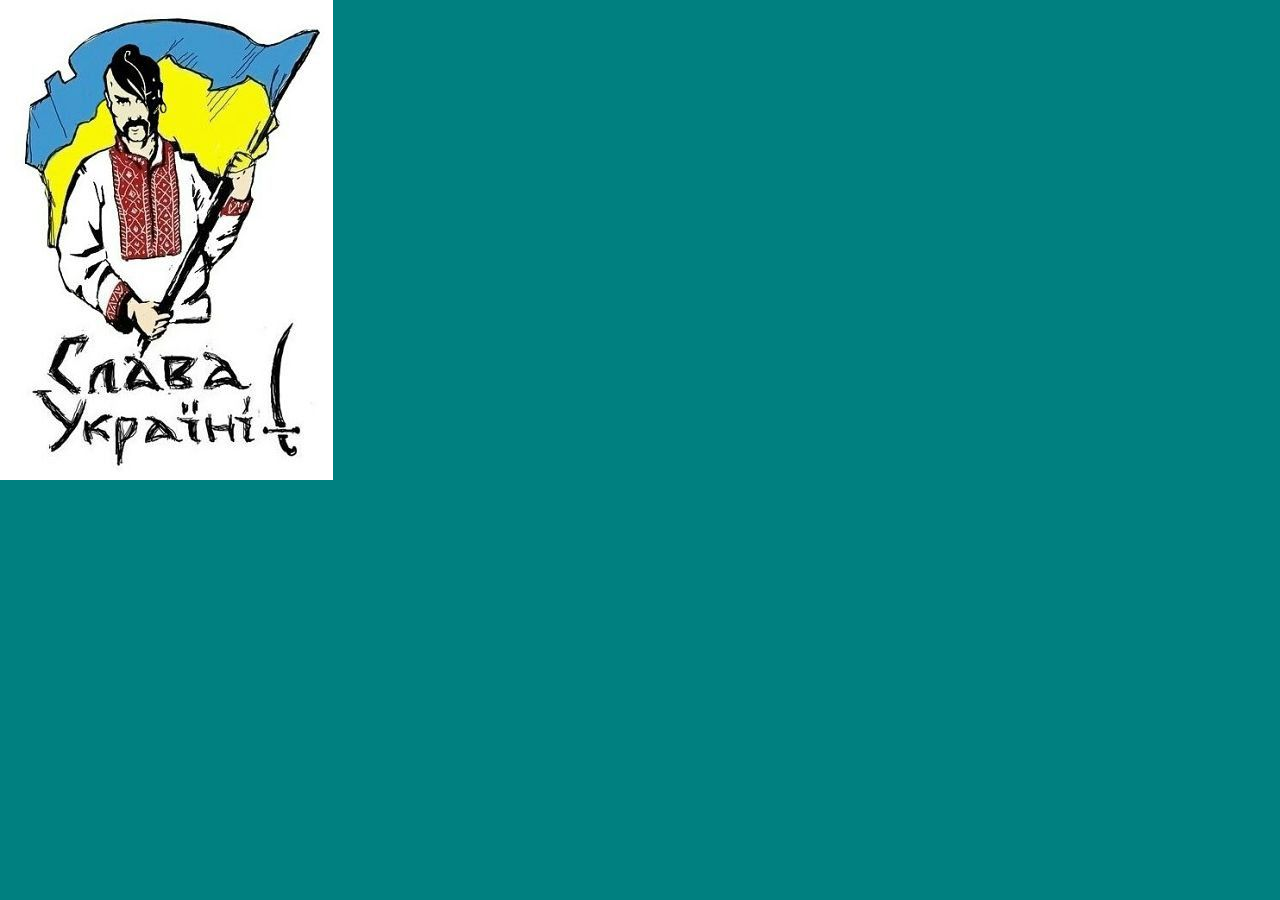
<file: index.html>
<!DOCTYPE html>
<html lang="en">
<head>
    <meta charset="UTF-8">
    <meta http-equiv="X-UA-Compatible" content="IE=edge">
    <meta name="viewport" content="width=device-width, initial-scale=1.0">
    <link rel="stylesheet" href="style.css">
    <title>Document</title>
</head>
<body>
    <img src="image/image.jpg" alt="">
</body>
</html>
</file>
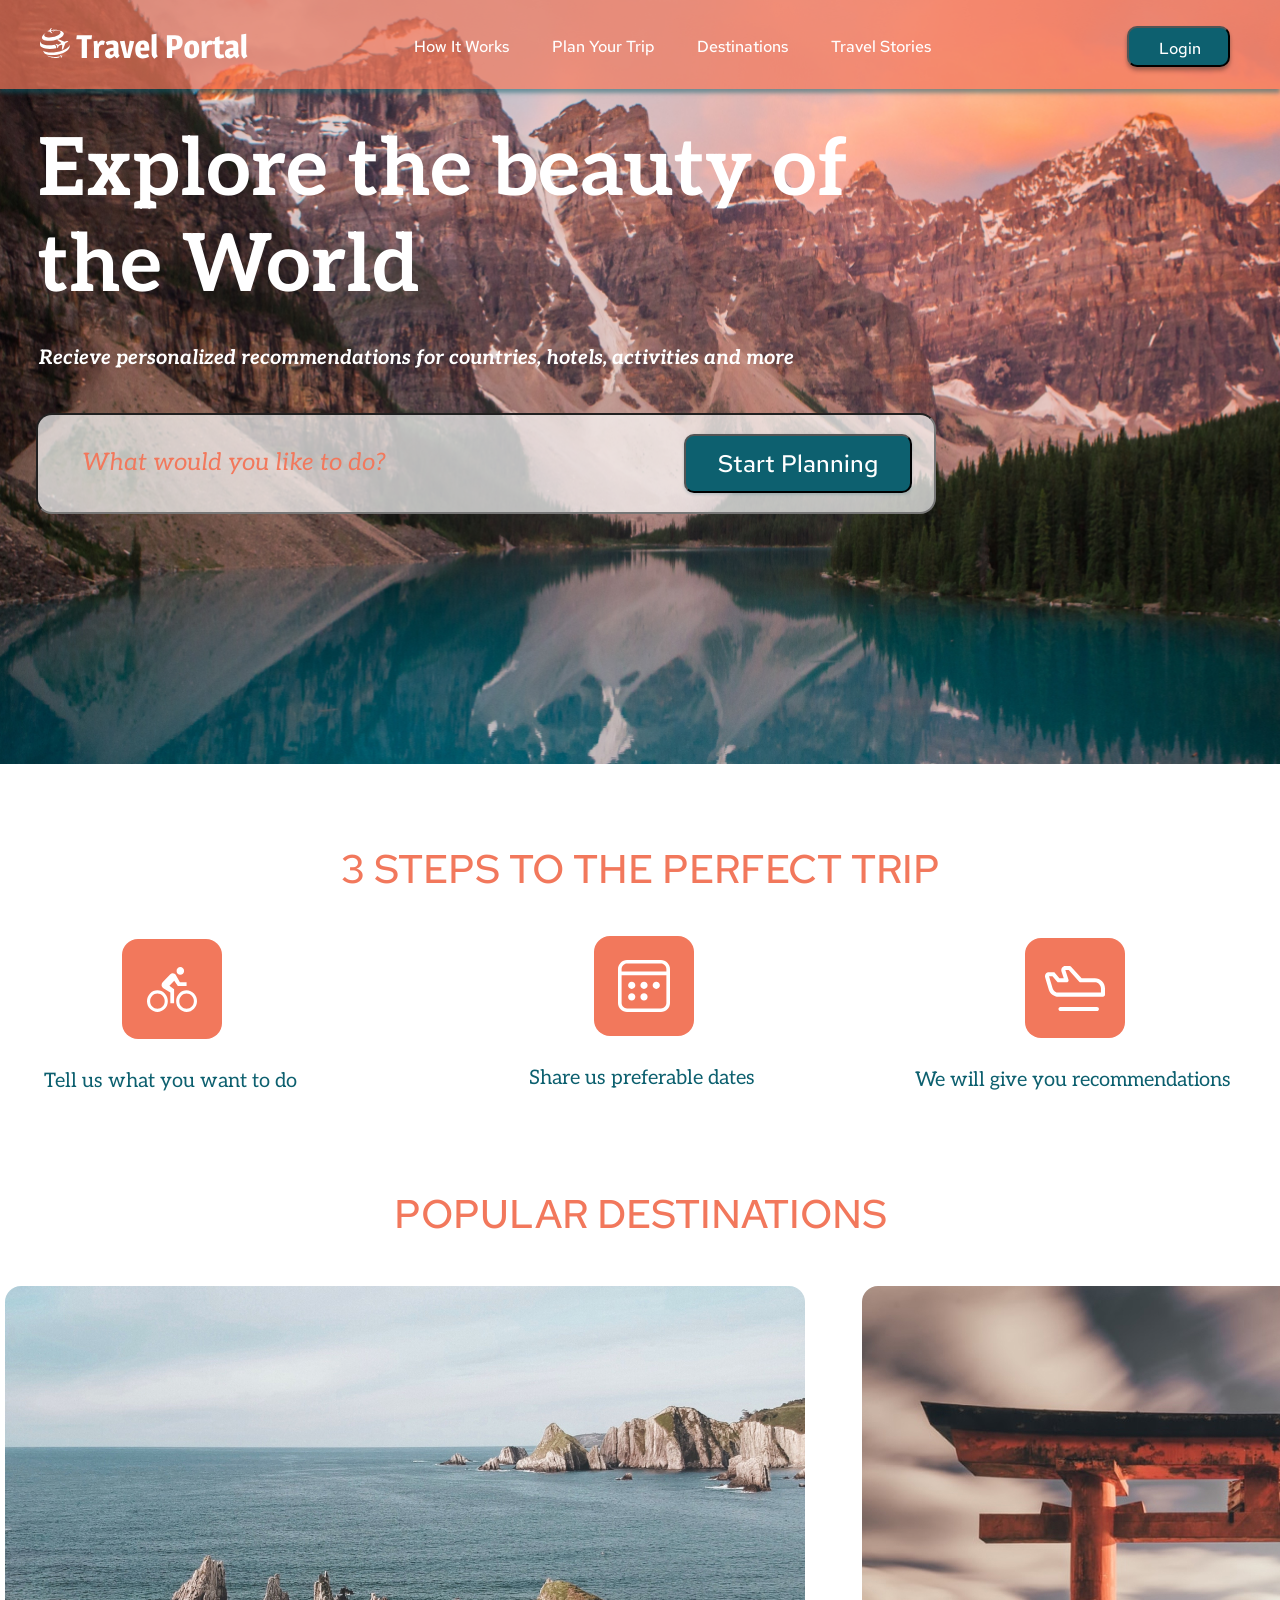
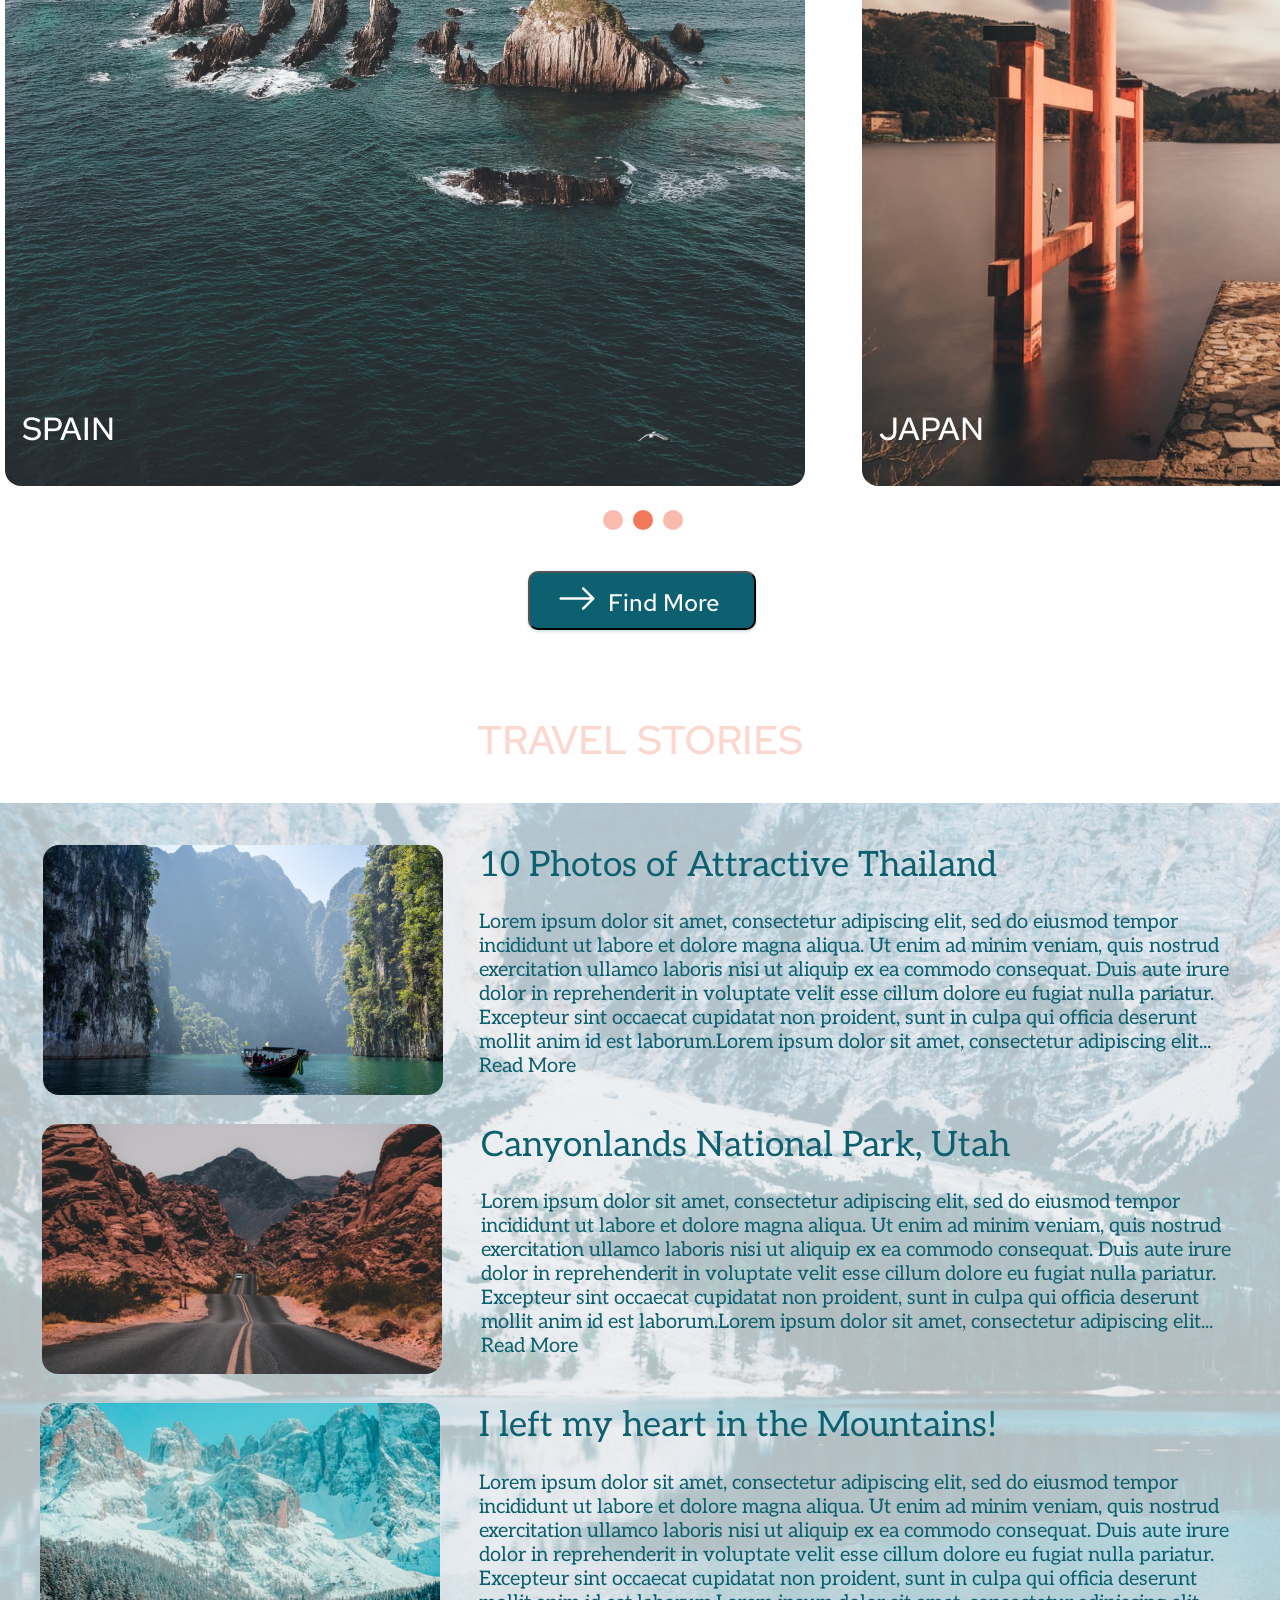
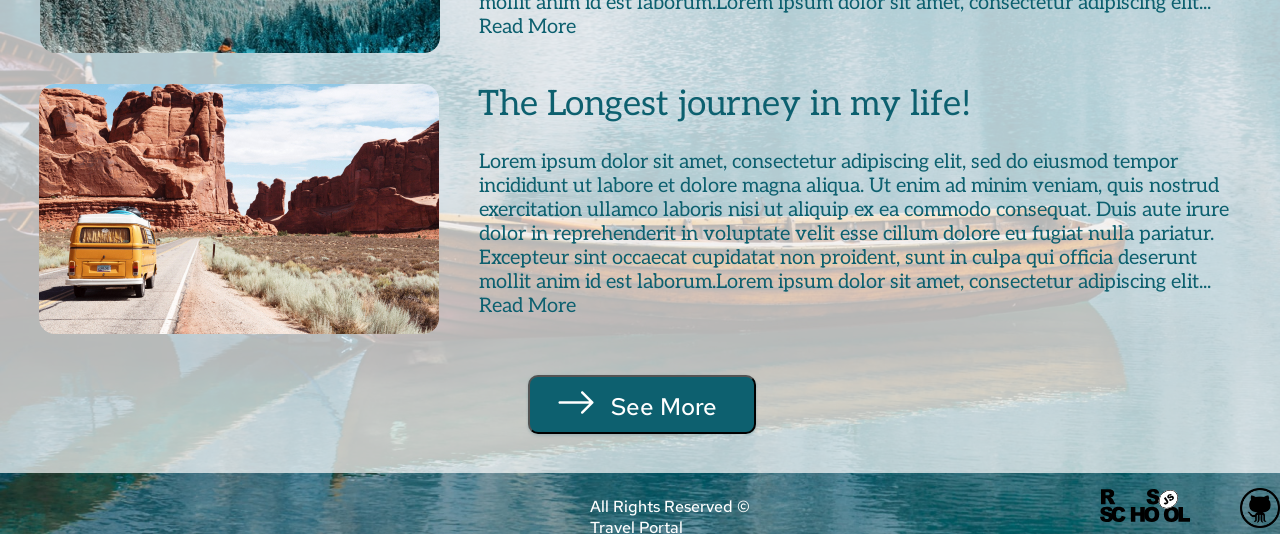
<file: travel/index.html>
<!DOCTYPE html>
<html lang="zxx">
<head>
   <meta charset="UTF-8">
   <meta http-equiv="X-UA-Compatible" content="IE=edge">
   <meta name="viewport" content="width=device-width, initial-scale=1.0">
   <link rel="stylesheet" href="style.css">
   <link rel="preconnect" href="https://fonts.googleapis.com">
<link rel="preconnect" href="https://fonts.gstatic.com" crossorigin>
<link href="https://fonts.googleapis.com/css2?family=Aleo:ital,wght@0,300;0,400;0,700;1,700&family=Source+Serif+Pro:wght@200&display=swap" rel="stylesheet">
<link rel="preconnect" href="https://fonts.googleapis.com">
<link rel="preconnect" href="https://fonts.gstatic.com" crossorigin>
<link href="https://fonts.googleapis.com/css2?family=Red+Hat+Text:ital,wght@0,300;0,400;0,500;0,600;0,700;1,300;1,400;1,500;1,600;1,700&display=swap" rel="stylesheet">
<link rel="preconnect" href="https://fonts.googleapis.com">
<link rel="preconnect" href="https://fonts.gstatic.com" crossorigin>
<link href="https://fonts.googleapis.com/css2?family=Aleo:ital@1&display=swap" rel="stylesheet">
   <title>Travel</title>
</head>
<body>
   <header class="header">
      <div class="wrapper">
      <div class="header__container __container">
         <div class="header__content">
         <a href="" class="header__logo"><img src="images/logo.svg" alt="logo"></a>
          <nav class="header__menu menu">
             <ul class="menu__list">
               <li class="menu__item"><a href="" class="menu__link">How It Works</a></li>
               <li class="menu__item"><a href="" class="menu__link">Plan Your Trip</a></li>
               <li class="menu__item"><a href="" class="menu__link">Destinations</a></li>
               <li class="menu__item"><a href="" class="menu__link">Travel Stories</a></li>
             </ul>
          </nav>
          <div class="header__login">
            <button class="header__button">Login</button>
          </div>
         </div>
      </div>
   </div>
   </header>
   <section class="preview">
      <div class="wrapper__first">
      <div class="explore__container __container">
         <div class="explore__body">
            <h1 class="explore__title">Explore the beauty of <br> the World</h1>
            <div class="explore__text">Recieve personalized recommendations for
                countries, hotels, activities and more</div>
                <div class="explore__input">
                  <form action="URL" class="explore__form">
                     <input type="text" class="input__first" title="What would you like to do?">
                     <div class="input__text">What would you like to do?</div>
                     <button class="explore__button">Start Planning</button>
                  </form>
                </div>
         </div>
      </div>
   </div>
   </section>
   <section class="steps">
      <div class="wrapper__second">
      <div class="step__container __container">
         <div class="step__body">
            <h2 class="step__title">3 STEPS TO THE PERFECT TRIP</h2>
            <div class="content__wrapper">
            <div class="step__content">
               <div class="step__img"><img src="images/Frame28.svg" alt=""></div>
               <div class="step__text">Tell us what you want to do</div>
            </div>
            <div class="step__content">
               <div class="step__img"><img src="images/Frame11.svg" alt=""></div>
               <div class="step__text">Share us preferable dates </div>
            </div>
            <div class="step__content">
               <div class="step__img"><img src="images/Frame12.svg" alt=""></div>
               <div class="step__text">We will give you recommendations</div>
            </div>
         </div>
         </div>
      </div>
   </div>
   </section>
   <section class="destinations">
      <div class="wrapper__three">
         <div class="popular__container">
            <h2 class="poular__title">POPULAR DESTINATIONS</h2>
            <div class="popular__img">
               <div class="img__list">
                  <div class="img__item"><img src="images/Rectangle23.jpg" alt="places" class="img1">
                  <div class="span__img">SPAIN</div></div>
                  <div class="img__item"><img src="images/Rectangle24.jpg" alt="places" class="img1">
                  <div class="span__img">JAPAN</div></div>
                  <div class="img__item"><img src="images/Rectangle25.jpg" alt="places" class="img1">
                  <div class="span__img">USA</div></div>
                  
               </div>
               <div class="points">
                  <img src="images/Frame6.svg" alt="points">
               </div>
               <div class="popular__button">
                  <button class="popular__btn"><img src="images/Vector.png" alt="btn" class="btn__img"><span class="span">Find More</span></button>
               </div>
            </div>
         </div>
      </div>
   </section>
   <section class="stories">
      <h1 class="stories__title">TRAVEL STORIES</h1>
      <div class="wrapper__last">
         <div class="wrapper__container">
      <div class="stories__container __container">
          
          <div class="stories__body">
            <div class="stories__element">
               <div class="element__img"><img src="images/Rectangle29.jpg" alt="nature" class="nature"></div>
               <div class="element__text">
                  <h3 class="text__title">10 Photos of Attractive Thailand</h3>
                  <div class="text__text">Lorem ipsum dolor sit amet, consectetur 
                     adipiscing elit, sed do eiusmod tempor <br> incididunt ut labore et 
                     dolore magna aliqua. Ut enim ad minim veniam, quis nostrud <br>
                     exercitation ullamco laboris nisi ut aliquip ex ea commodo consequat. 
                     Duis aute irure <br> dolor in reprehenderit in voluptate velit esse cillum dolore eu fugiat nulla pariatur. <br> 
                     Excepteur sint occaecat cupidatat non proident, sunt in culpa qui officia 
                     deserunt <br> mollit anim id est laborum.Lorem ipsum dolor sit amet, 
                     consectetur adipiscing elit...</div>
                  <a href="" class="refer">Read More</a>
               </div>
            </div>
            <div class="stories__element">
               <div class="element__img"><img src="images/Rectangle30.jpg" alt="future" class="nature"></div>
               <div class="element__text">
                  <h3 class="text__title">Canyonlands National Park, Utah</h3>
                  <div class="text__text">Lorem ipsum dolor sit amet, consectetur 
                     adipiscing elit, sed do eiusmod tempor <br> incididunt ut labore et 
                     dolore magna aliqua. Ut enim ad minim veniam, quis nostrud <br>
                     exercitation ullamco laboris nisi ut aliquip ex ea commodo consequat. 
                     Duis aute irure <br> dolor in reprehenderit in voluptate velit esse cillum dolore eu fugiat nulla pariatur. <br> 
                     Excepteur sint occaecat cupidatat non proident, sunt in culpa qui officia 
                     deserunt <br> mollit anim id est laborum.Lorem ipsum dolor sit amet, 
                     consectetur adipiscing elit... <br>
                  <a href="" class="refer">Read More</a>
               </div>
               </div>
            </div>
            <div class="stories__element">
               <div class="element__img"><img src="images/Rectangle31.jpg" alt="" class="nature"></div>
               <div class="element__text">
                  <h3 class="text__title">I left my heart in the Mountains!</h3>
                  <div class="text__text">Lorem ipsum dolor sit amet, consectetur 
                     adipiscing elit, sed do eiusmod tempor <br> incididunt ut labore et 
                     dolore magna aliqua. Ut enim ad minim veniam, quis nostrud <br>
                     exercitation ullamco laboris nisi ut aliquip ex ea commodo consequat. 
                     Duis aute irure <br> dolor in reprehenderit in voluptate velit esse cillum dolore eu fugiat nulla pariatur. <br> 
                     Excepteur sint occaecat cupidatat non proident, sunt in culpa qui officia 
                     deserunt <br> mollit anim id est laborum.Lorem ipsum dolor sit amet, 
                     consectetur adipiscing elit... <br>
                  <a href="" class="refer">Read More</a></div>
               </div>
            </div>
            <div class="stories__element">
               <div ><img src="images/Rectangle32.jpg" alt="nature" class="nature"></div>
               <div class="element__text">
                  <h3 class="text__title">The Longest journey in my life!</h3>
                  <div class="text__text">Lorem ipsum dolor sit amet, consectetur 
                     adipiscing elit, sed do eiusmod tempor <br> incididunt ut labore et 
                     dolore magna aliqua. Ut enim ad minim veniam, quis nostrud <br>
                     exercitation ullamco laboris nisi ut aliquip ex ea commodo consequat. 
                     Duis aute irure <br> dolor in reprehenderit in voluptate velit esse cillum dolore eu fugiat nulla pariatur. <br> 
                     Excepteur sint occaecat cupidatat non proident, sunt in culpa qui officia 
                     deserunt <br> mollit anim id est laborum.Lorem ipsum dolor sit amet, 
                     consectetur adipiscing elit... <br>
                  <a href="" class="refer">Read More</a></div>
               </div>
            </div>
            <div class="popular__button">
               <button class="popular__btn1"><img src="images/Vector.png" alt="btn" class="btn__img"><span class="span">See More</span></button>
            </div>
          </div>
      </div>
   </div>
   </div>
   </section>
   <footer class="footer">
         <div class="wrapper__footer">
            <div class="footer__content">
              <div class="footer__title">All Rights Reserved © Travel Portal</div>
              <div class="footer__nav">
               <nav>
                  <ul class="na__list">
                     <li class="na__item"><a href="https://rs.school/js-stage0/"><img src="images/rs_school_js.svg" alt="github"></a></li>
                     <li class="na__item1"><a href="https://github.com/Alex89198900/rsschool-cv"><img src="images/github_PNG53.png" alt="rs__school" class="na__item1"></a></li>
                  </ul>
               </nav>
              </div>
            </div>
         </div>
   </footer>
   <script src="index.js"></script>
</body>
</html>
</file>
<file: style.css>
@import url("https://fonts.googleapis.com/css2?family=Poppins:wght@300&family=Source+Serif+Pro:wght@200&display=swap");

::before,
::after {
   padding: 0;
   margin: 0;
   border: 0;
   box-sizing: border-box;
}

a {
   text-decoration: none;
}
ul,
ol,
li {
   list-style: none;
}
img {
   vertical-align: top;
}
h1,
h2,
h3,
h4,
h5,
h6 {
   font-weight: inherit;
   font-size: inherit;
}
html,
body {
   margin: 0 auto;
   padding: 0;
   background-color: teal;
   font-family: Poppins;
}

._container {
   max-width: 1400px;
   align-items: center;
   margin: 0px 50px 0px 50px;
}
.header {
   width: 100%;
}
.header__body {
   margin: 50px 0px 50px 0px;
   display: flex;
   flex-direction: column;
   align-items: center;
}

.photo__photo {
   height: 250px;
   border-radius: 50%;
}

.title {
   font-size: 50px;
}
.main {
   display: flex;
   flex-direction: column;
}
.column__contact {
   flex: 0 1 30%;

   color: white;
}

.contact__body {
   display: flex;
   justify-content: space-around;
}
.contact__title-first {
   font-size: 35px;
   border-bottom: 3px solid white;
}

.contact-adress-text {
   font-size: 20px;
   padding: 1px;
}

.list__skills {
   display: flex;
   flex-wrap: wrap;
   gap: 50px;
}
.scills {
   border-bottom: 3px solid white;
   margin-top: 50px;
   color: white;
   font-size: 35px;
}
.follow {
   border-bottom: 3px solid white;
}
.item__skills {
   flex: 1 0 40%;
   margin: 50px 0 0 0;
}
.html {
   height: 8px;
   background: linear-gradient(to left, yellow 50%, blue 50%);
}
.javascript {
   height: 8px;
   background: linear-gradient(to left, yellow 65%, blue 35%);
}
.css3 {
   height: 8px;
   background: linear-gradient(to left, yellow 60%, blue 40%);
}
.git {
   height: 8px;
   background: linear-gradient(to left, yellow 55%, blue 45%);
}

.column__expirience {
   flex: 1 0 75%;
}
.expirience__title {
   margin: 220px 0px 0px 0px;
}

.expirience__text {
   font-size: 20px;
   color: white;
}


.rsschool {
   height: 50px;
}
ul {
   display: flex;
   gap: 40px;
   justify-content: center;
}

.fooer-nav {
   margin-top: 50px;
   background: yellowgreen;
}
.footer__title {
   display: flex;
   justify-content: center;
}

.code__wrapper {
   display: flex;
   justify-content: center;
   font-size: 18px;
   background-color: gray;
}
</file>
<file: travel/style.css>
/*--------------------------Обнуление--------------------------------*/
::before,
::after {
   padding: 0;
   margin: 0;
   border: 0;
   box-sizing: border-box;
}

a {
   text-decoration: none;
}
ul,
ol,
li {
   list-style: none;
}
img {
   vertical-align: top;
}
h1,
h2,
h3,
h4,
h5,
h6 {
   font-weight: inherit;
   font-size: inherit;
}
html,
body {
   height: 100%;
   line-height: 1;
   font-size: 16px;
   color: black;
   margin: 0 auto;
}

.__container {
   max-width: 1240px;
   margin: 0px auto;
   padding: 0 15px;
}

/*------------------------------------------------------------------*/
/*----------------------header--------------------------------------*/
.header {
   position: absolute;
   width: 100%;
   top: 0;
   left: 0;
   z-index: 50;
   
}

.wrapper{
   width: 100%;
   position: absolute;
   top: 0;
   left: 0;
   background: rgba(242, 120, 92, 0.7);
   background-size: cover;
   box-shadow: 0px 4px 4px rgba(13, 96, 111, 0.5);
   object-fit: cover;
}


.header__content{
   display: flex;
   align-items: center;
   font-family: 'Red Hat Text';
   
  
   

}
 

.header__logo {
   margin: 27px 0px 30px 0px;
   padding-left: 20px;
   
}
.header__menu {
   margin: 3px 0px 0px 118px;
   
}

.menu__list {
display: flex;
gap: 42.5px;


}



.menu__item {
font-family: 'Red Hat Text';
font-style: normal;
font-weight: 500;
font-size: 16px;
line-height: 21px;


   
   
  
}
.menu__link {
   color: #FFFFFF;
   
}
.header__login {
   padding: 10px;
}
.header__button {
   margin: 4px 0px 0px 186px;
   width: 103px;
   height: 41px;
   background: #0D606F;
   box-shadow: 0px 4px 4px rgba(0, 0, 0, 0.25), 0px 2px 3px rgba(13, 96, 111, 0.16);
   border-radius: 10px;
   padding: 10px 30px;
   font-family: 'Red Hat Text';
   font-style: normal;
   font-weight: 500;
   font-size: 16px;
   line-height: 21px;

   color: #FFFFFF;

   
}

/*--------------------------------------------------------------------*/
/*--------------first section-----------------------------------------*/
.first__section {
   position: relative;
   
   
}
.wrapper__first{
   
  background-image: url(bag/garrett-parker-DlkF4-dbCOU-unsplash\ 1.png);
  background-repeat: no-repeat;
  background-size: cover;

         
  

   
  
}


.explore__title {
padding: 123px 0px 0px 18px;
font-family: 'Aleo';
font-style: normal;
font-weight: 700;
font-size: 80px;
line-height: 96px;
margin: 0;
color: #FFFFFF;
   
}
.explore__text {
padding: 31px 0px 0px 19px;
font-family: 'Aleo';
font-style: italic;
font-weight: 700;
font-size: 20px;
line-height: 24px;
color: #FFFFFF;

}

.input__first{
 
margin: 43px 0px 250px 16px;
width: 892px;
height: 95px;
left: 120px;
top: 416px;

background: rgba(255, 255, 255, 0.7);
border-radius: 16px;

}
.explore__form {
   position: relative;
  
}

.input__text{
   position: absolute;
   top: 78px;
   left: 62px;
   font-family: 'Aleo';
   font-style: italic;
   font-weight: 400;
   font-size: 24px;
   line-height: 29px;
   
   color: #F2785C;
   
   }
.explore__button {
position: absolute;
width: 228px;
height: 59px;
left: 664px;
top: 64px;
background: #0D606F;
box-shadow: 0px 0px 3px rgba(13, 96, 111, 0.08), 0px 2px 3px rgba(13, 96, 111, 0.16);
border-radius: 10px;
font-family: 'Red Hat Text';
font-style: normal;
font-weight: 500;
font-size: 24px;
line-height: 32px;
color: #FFFFFF;
}

/*----------------------------------------------------------------*/
/*----------------second section----------------------------------*/

.step__title {
margin-top: 78px;
text-align: center;
font-family: 'Red Hat Text';
font-style: normal;
font-weight: 500;
font-size: 40px;
line-height: 53px;
color: #F2785C;
}
.step__content {
   margin: 0px 0px 0px 0px;
   
   
}
.step__content:first-child{
   margin:  11px 0px 0px -2px;
}
.step__content:nth-child(2){
   margin:  8px 0px 0px 235px;
}
.step__content:nth-child(3){
   margin: 10px 0px 0px 163px
}
.step__img {
  text-align: center;
}
.step__text {
margin: 30px 0px 0px -3px;
font-family: 'Aleo';
font-style: normal;
font-weight: 400;
font-size: 20px;
line-height: 24px;
color: #0D606F;
}
.content__wrapper{
   width: 100%;
   display: flex;
   justify-content: center;
   
}
/*---------------------------------------------------------------*/
/*------------------section three--------------------------------*/

.poular__title {
text-align: center;
margin-top: 94px;
font-family: 'Red Hat Text';
font-style: normal;
font-weight: 500;
font-size: 40px;
line-height: 53px;
color: #F2785C;
}
.popular__img {
   margin-left: 12px;
   
}
.img__list {
   position: relative;
   overflow: scroll;
   margin-top: 47px;
   display: flex;
   gap: 27px;
   z-index: 1;
   
}
.span__img{
   font-family: 'Red Hat Text';
   font-style: normal;
   font-weight: 500;
   font-size: 32px;
   line-height: 42px;

   color: #FFFFFF;
   margin: -78px 0px 0px 17px;
   position: absolute;
   z-index: 5;
   

}
.img1{
   border-radius: 16px;
}
.img__list:first-child{
   margin: 46px 0px 0px -37px;
}
.img__list:last-child{
   margin: 24px 0px 0px -6px;
}
.img__item {
   margin-left: 30px;
}
.points {
 text-align: center;
 margin: 24px 0px 0px -6px;
}
.popular__button {
   display: flex;
   justify-content: center;
  flex-direction: row;
   margin-top: 50px;
   
}
.popular__btn {
   margin: 3px 0px 0px -11px;
   width: 228px;
   height: 59px;
   background: #0D606F;
   box-shadow: 0px 0px 3px rgba(13, 96, 111, 0.08), 0px 2px 3px rgba(13, 96, 111, 0.16);
   border-radius: 10px;
}
.btn__img {
   margin: 4px 0px 0px -131px;
}
.span{
   display: block;
   margin: -23px 0px 0px 44px;
   font-family: 'Red Hat Text';
   font-style: normal;
   font-weight: 500;
   font-size: 24px;
   line-height: 32px;
   color: #FFFFFF;

}
/*-----------------------------------------------------------------*/
/*------------------last section-----------------------------------*/

.wrapper__last{
   position: relative;
  margin-top: 37px;
   background-image: url(images/Rectangle33.png);
   
   padding-top: 5px;
   padding-bottom: 29px;
  
  
}
.wrapper__container{
   background: rgba(255, 255, 255, 0.7);
   margin-top: -93px;
   
}

.stories__title {
margin-top: 83px;
text-align: center;
font-family: 'Red Hat Text';
font-style: normal;
font-weight: 500;
font-size: 40px;
line-height: 53px;
/* identical to box height */


color: #F2785C;
}
.stories__body {
   padding: 47px 0px 0px 0px;
  
}
.stories__element {
   display: flex;
   margin: 0px 0px 0px 0px;
}
.stories__element:first-child{
   margin: 84px 0px 0px 16px;
}
.stories__element:nth-child(2){
   margin: 30px 0px 0px 15px;
}
.stories__element:nth-child(3){
   margin: 30px 0px 0px 13px;
}
.stories__element:nth-child(4){
   margin: 31px 0px 0px 19px;
}
.element__img {
   margin: -1px 0px 0px 7px;
 
}
.element__text {
   margin: -1px 0px 0px 3px;
}
.element__text:first-child {
   margin: 0px 0px 0px 0px;
}
.stories__element:first-child .element__text{
   margin: -46px 0px 0px 36px;
}
.stories__element:first-child .text__title{
   margin: 44px 24px 24px 0px;
}
.stories__element:nth-child(2) .text__title{
   margin: 0px 24px 24px 36px;
}
.stories__element:nth-child(2) .text__text{
   margin: 0px 0px 0px 36px;
}
.stories__element:nth-child(3) .text__title{
   margin: 1px 0px 0px 36px;
}
.stories__element:nth-child(3) .text__text{
   margin: 25px 0px 0px 36px;
}
.stories__element:nth-child(4) .text__title{
   margin: 0px 0px 0px 36px;
}
.stories__element:nth-child(4) .text__text{
   margin: 25px 0px 0px 37px;
}
.text__title {
  
   font-family: 'Aleo';
   font-style: normal;
   font-weight: 400;
   font-size: 35px;
   line-height: 42px;



color: #0D606F
}
.text__text {
font-family: 'Aleo';
font-style: normal;
font-weight: 400;
font-size: 20px;
line-height: 24px;

color: #0D606F;
}
.refer {
   font-family: 'Aleo';
   font-style: normal;
   font-weight: 400;
   font-size: 20px;
   line-height: 24px;

   color: #0D606F;

}
.popular__button {
   margin: 38px 0px 32px 3px;
}
.popular__btn1 {
   margin-top: 3px;
   margin-bottom: 39px;
   width: 228px;
   height: 59px;
   background: #0D606F;
   box-shadow: 0px 0px 3px rgba(13, 96, 111, 0.08), 0px 2px 3px rgba(13, 96, 111, 0.16);
   border-radius: 10px;
}
.nature{
   border-radius: 16px;
}

/*-------------------------------------------------------------------*/
/*--------------------footer-----------------------------------------*/

.footer__content {
   position: absolute;
   display: flex;
   margin: -38px 0px 0px 563px;
   
}
.footer__title {
   padding: 0px 0px 0px 27px;
   font-family: 'Red Hat Text';
   font-style: normal;
   font-weight: 500;
   font-size: 16px;
   line-height: 21px;

   color: #FFFFFF;
}

.na__list {
   display: flex;
   margin: -8px 0px 0px 276px;
   gap: 50px
  
}
.na__item {
   width: 80px;
}
.na__item1 {
   width: 40px;
}
.na__item:first-child {
width: 90px;
   
  
}
</file>
